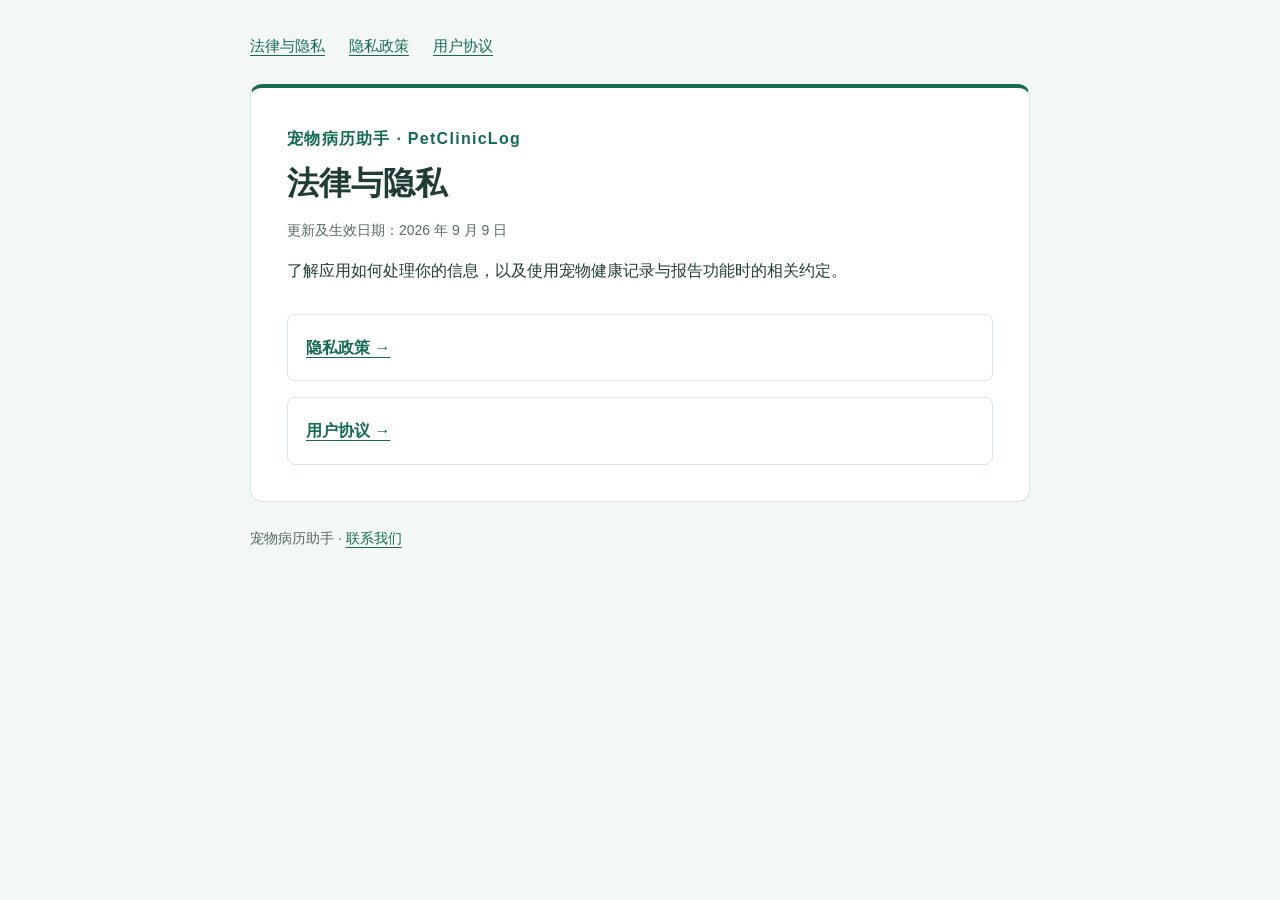
<file: index.html>
<!doctype html>
<html lang="zh-CN">
<head>
  <meta charset="utf-8">
  <meta name="viewport" content="width=device-width, initial-scale=1">
  <meta name="description" content="阅读宠物病历助手的隐私政策与用户协议。">
  <meta name="color-scheme" content="light dark">
  <title>法律与隐私 | 宠物病历助手</title>
  <link rel="stylesheet" href="styles.css">
</head>
<body>
  <main>
    <nav aria-label="法律文档导航"><a href="index.html" aria-current="page">法律与隐私</a><a href="privacy-policy.html">隐私政策</a><a href="terms.html">用户协议</a></nav>
    <article>
      <p class="brand">宠物病历助手 · PetClinicLog</p>
      <h1>法律与隐私</h1>
      <p class="updated">更新及生效日期：<time datetime="2026-09-09">2026 年 9 月 9 日</time></p>
<p>了解应用如何处理你的信息，以及使用宠物健康记录与报告功能时的相关约定。</p>
<div class="documents"><a href="privacy-policy.html">隐私政策 →</a><a href="terms.html">用户协议 →</a></div>
    </article>
    <footer>宠物病历助手 · <a href="https://github.com/bolgong/PetClinicLog_html/issues">联系我们</a></footer>
  </main>
</body>
</html>
</file>
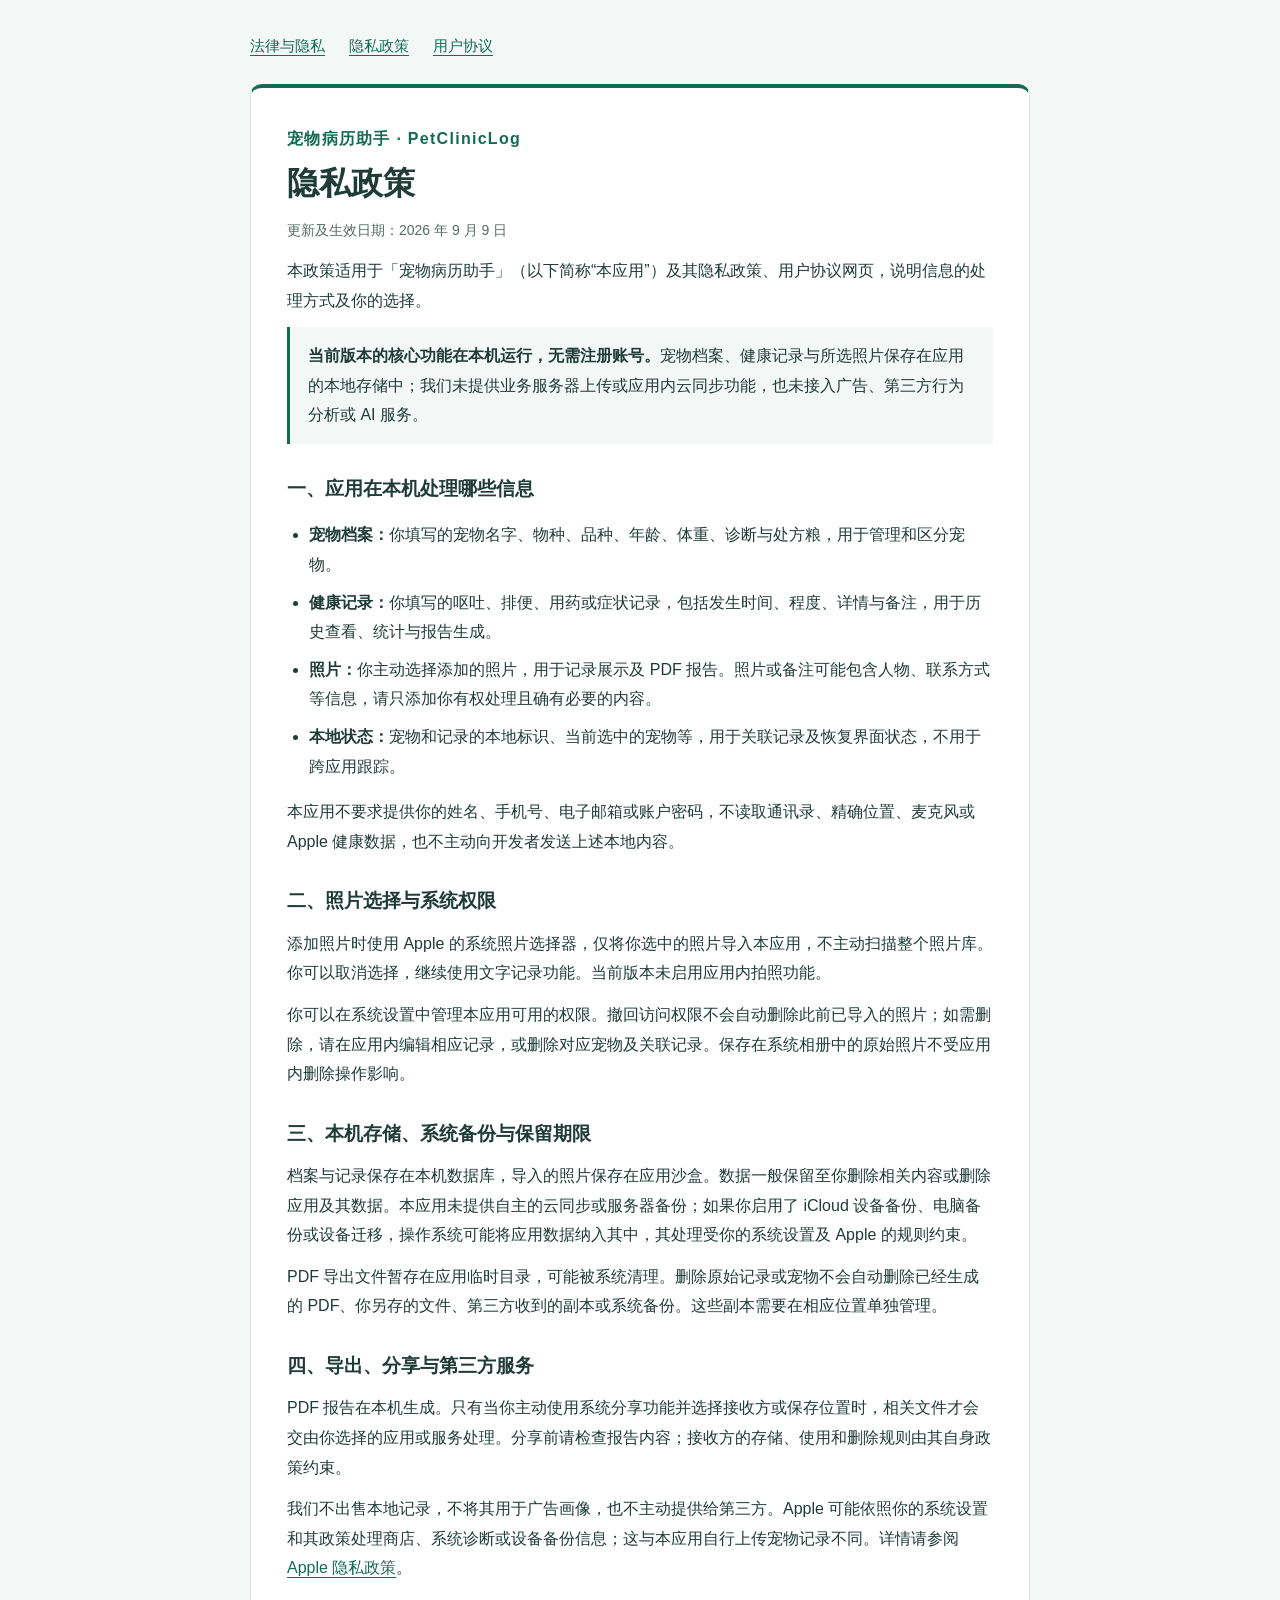
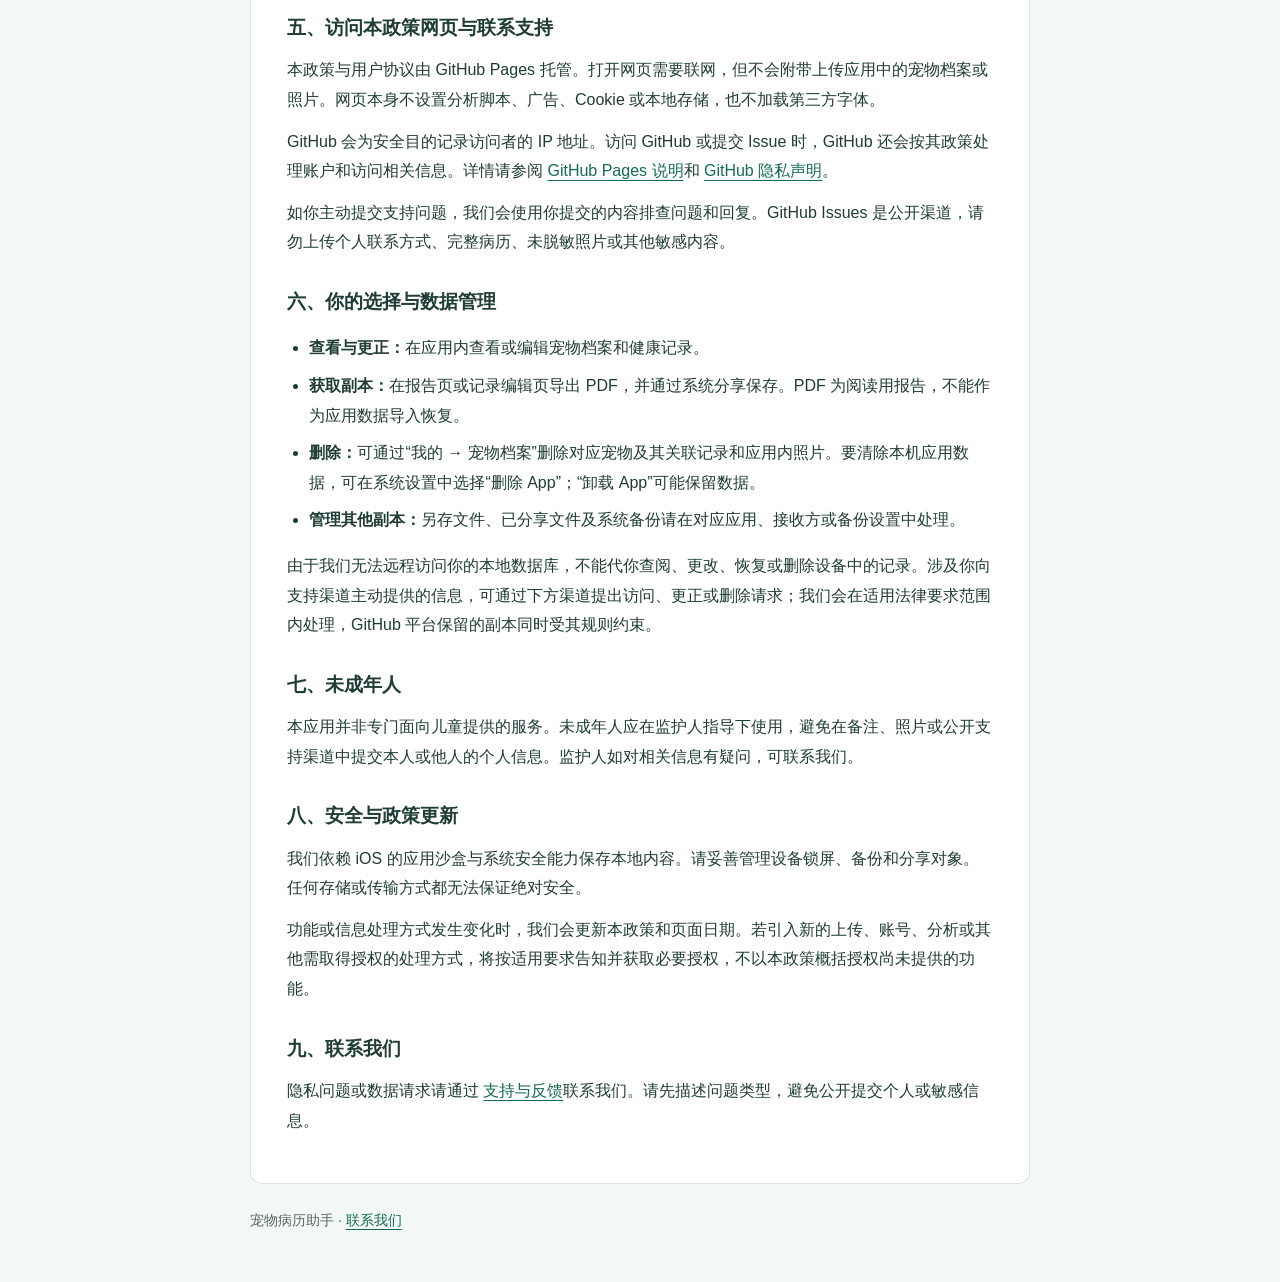
<file: privacy-policy.html>
<!doctype html>
<html lang="zh-CN">
<head>
  <meta charset="utf-8">
  <meta name="viewport" content="width=device-width, initial-scale=1">
  <meta name="description" content="宠物病历助手隐私政策：本机记录、照片选择、导出分享、数据管理与支持渠道。">
  <meta name="color-scheme" content="light dark">
  <title>隐私政策 | 宠物病历助手</title>
  <link rel="stylesheet" href="styles.css">
</head>
<body>
  <main>
    <nav aria-label="法律文档导航"><a href="index.html">法律与隐私</a><a href="privacy-policy.html" aria-current="page">隐私政策</a><a href="terms.html">用户协议</a></nav>
    <article>
      <p class="brand">宠物病历助手 · PetClinicLog</p>
      <h1>隐私政策</h1>
      <p class="updated">更新及生效日期：<time datetime="2026-09-09">2026 年 9 月 9 日</time></p>

<p>本政策适用于「宠物病历助手」（以下简称“本应用”）及其隐私政策、用户协议网页，说明信息的处理方式及你的选择。</p>
<p class="summary"><strong>当前版本的核心功能在本机运行，无需注册账号。</strong>宠物档案、健康记录与所选照片保存在应用的本地存储中；我们未提供业务服务器上传或应用内云同步功能，也未接入广告、第三方行为分析或 AI 服务。</p>
<h2>一、应用在本机处理哪些信息</h2>
<ul>
<li><strong>宠物档案：</strong>你填写的宠物名字、物种、品种、年龄、体重、诊断与处方粮，用于管理和区分宠物。</li>
<li><strong>健康记录：</strong>你填写的呕吐、排便、用药或症状记录，包括发生时间、程度、详情与备注，用于历史查看、统计与报告生成。</li>
<li><strong>照片：</strong>你主动选择添加的照片，用于记录展示及 PDF 报告。照片或备注可能包含人物、联系方式等信息，请只添加你有权处理且确有必要的内容。</li>
<li><strong>本地状态：</strong>宠物和记录的本地标识、当前选中的宠物等，用于关联记录及恢复界面状态，不用于跨应用跟踪。</li>
</ul>
<p>本应用不要求提供你的姓名、手机号、电子邮箱或账户密码，不读取通讯录、精确位置、麦克风或 Apple 健康数据，也不主动向开发者发送上述本地内容。</p>
<h2>二、照片选择与系统权限</h2>
<p>添加照片时使用 Apple 的系统照片选择器，仅将你选中的照片导入本应用，不主动扫描整个照片库。你可以取消选择，继续使用文字记录功能。当前版本未启用应用内拍照功能。</p>
<p>你可以在系统设置中管理本应用可用的权限。撤回访问权限不会自动删除此前已导入的照片；如需删除，请在应用内编辑相应记录，或删除对应宠物及关联记录。保存在系统相册中的原始照片不受应用内删除操作影响。</p>
<h2>三、本机存储、系统备份与保留期限</h2>
<p>档案与记录保存在本机数据库，导入的照片保存在应用沙盒。数据一般保留至你删除相关内容或删除应用及其数据。本应用未提供自主的云同步或服务器备份；如果你启用了 iCloud 设备备份、电脑备份或设备迁移，操作系统可能将应用数据纳入其中，其处理受你的系统设置及 Apple 的规则约束。</p>
<p>PDF 导出文件暂存在应用临时目录，可能被系统清理。删除原始记录或宠物不会自动删除已经生成的 PDF、你另存的文件、第三方收到的副本或系统备份。这些副本需要在相应位置单独管理。</p>
<h2>四、导出、分享与第三方服务</h2>
<p>PDF 报告在本机生成。只有当你主动使用系统分享功能并选择接收方或保存位置时，相关文件才会交由你选择的应用或服务处理。分享前请检查报告内容；接收方的存储、使用和删除规则由其自身政策约束。</p>
<p>我们不出售本地记录，不将其用于广告画像，也不主动提供给第三方。Apple 可能依照你的系统设置和其政策处理商店、系统诊断或设备备份信息；这与本应用自行上传宠物记录不同。详情请参阅 <a href="https://www.apple.com/legal/privacy/">Apple 隐私政策</a>。</p>
<h2>五、访问本政策网页与联系支持</h2>
<p>本政策与用户协议由 GitHub Pages 托管。打开网页需要联网，但不会附带上传应用中的宠物档案或照片。网页本身不设置分析脚本、广告、Cookie 或本地存储，也不加载第三方字体。</p>
<p>GitHub 会为安全目的记录访问者的 IP 地址。访问 GitHub 或提交 Issue 时，GitHub 还会按其政策处理账户和访问相关信息。详情请参阅 <a href="https://docs.github.com/en/pages/getting-started-with-github-pages/what-is-github-pages">GitHub Pages 说明</a>和 <a href="https://docs.github.com/en/site-policy/privacy-policies/github-general-privacy-statement">GitHub 隐私声明</a>。</p>
<p>如你主动提交支持问题，我们会使用你提交的内容排查问题和回复。GitHub Issues 是公开渠道，请勿上传个人联系方式、完整病历、未脱敏照片或其他敏感内容。</p>
<h2>六、你的选择与数据管理</h2>
<ul>
<li><strong>查看与更正：</strong>在应用内查看或编辑宠物档案和健康记录。</li>
<li><strong>获取副本：</strong>在报告页或记录编辑页导出 PDF，并通过系统分享保存。PDF 为阅读用报告，不能作为应用数据导入恢复。</li>
<li><strong>删除：</strong>可通过“我的 → 宠物档案”删除对应宠物及其关联记录和应用内照片。要清除本机应用数据，可在系统设置中选择“删除 App”；“卸载 App”可能保留数据。</li>
<li><strong>管理其他副本：</strong>另存文件、已分享文件及系统备份请在对应应用、接收方或备份设置中处理。</li>
</ul>
<p>由于我们无法远程访问你的本地数据库，不能代你查阅、更改、恢复或删除设备中的记录。涉及你向支持渠道主动提供的信息，可通过下方渠道提出访问、更正或删除请求；我们会在适用法律要求范围内处理，GitHub 平台保留的副本同时受其规则约束。</p>
<h2>七、未成年人</h2>
<p>本应用并非专门面向儿童提供的服务。未成年人应在监护人指导下使用，避免在备注、照片或公开支持渠道中提交本人或他人的个人信息。监护人如对相关信息有疑问，可联系我们。</p>
<h2>八、安全与政策更新</h2>
<p>我们依赖 iOS 的应用沙盒与系统安全能力保存本地内容。请妥善管理设备锁屏、备份和分享对象。任何存储或传输方式都无法保证绝对安全。</p>
<p>功能或信息处理方式发生变化时，我们会更新本政策和页面日期。若引入新的上传、账号、分析或其他需取得授权的处理方式，将按适用要求告知并获取必要授权，不以本政策概括授权尚未提供的功能。</p>
<h2>九、联系我们</h2>
<p>隐私问题或数据请求请通过 <a href="https://github.com/bolgong/PetClinicLog_html/issues">支持与反馈</a>联系我们。请先描述问题类型，避免公开提交个人或敏感信息。</p>

    </article>
    <footer>宠物病历助手 · <a href="https://github.com/bolgong/PetClinicLog_html/issues">联系我们</a></footer>
  </main>
</body>
</html>
</file>
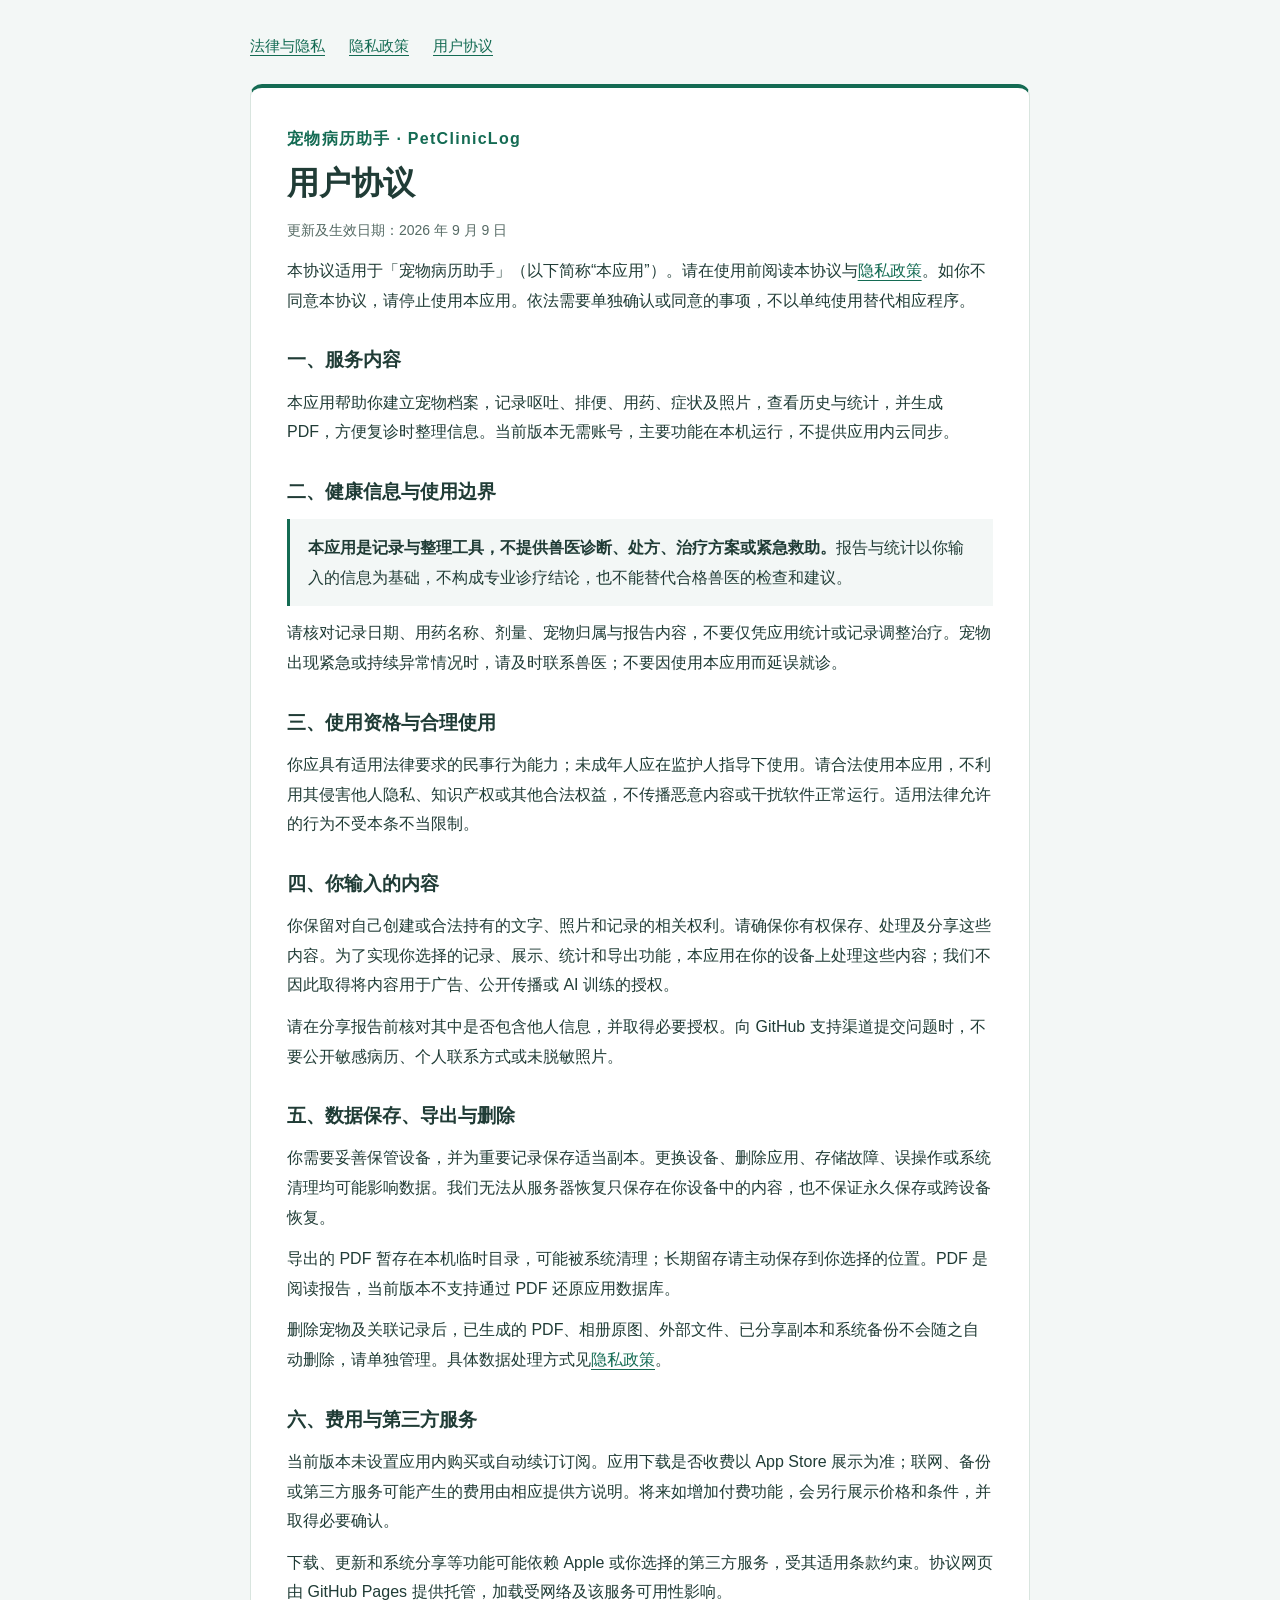
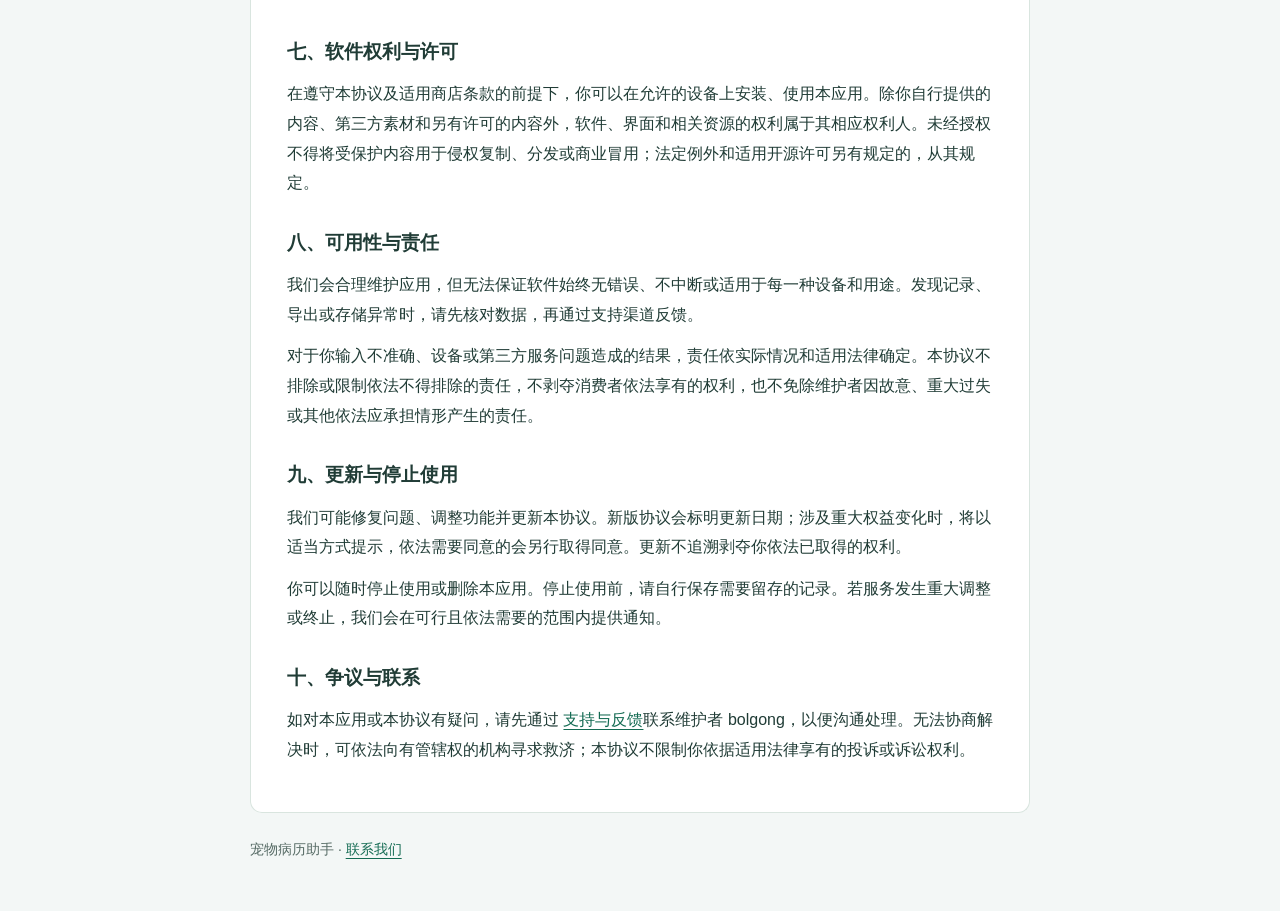
<file: terms.html>
<!doctype html>
<html lang="zh-CN">
<head>
  <meta charset="utf-8">
  <meta name="viewport" content="width=device-width, initial-scale=1">
  <meta name="description" content="宠物病历助手用户协议：服务内容、健康记录使用边界、数据保存与用户权利。">
  <meta name="color-scheme" content="light dark">
  <title>用户协议 | 宠物病历助手</title>
  <link rel="stylesheet" href="styles.css">
</head>
<body>
  <main>
    <nav aria-label="法律文档导航"><a href="index.html">法律与隐私</a><a href="privacy-policy.html">隐私政策</a><a href="terms.html" aria-current="page">用户协议</a></nav>
    <article>
      <p class="brand">宠物病历助手 · PetClinicLog</p>
      <h1>用户协议</h1>
      <p class="updated">更新及生效日期：<time datetime="2026-09-09">2026 年 9 月 9 日</time></p>

<p>本协议适用于「宠物病历助手」（以下简称“本应用”）。请在使用前阅读本协议与<a href="privacy-policy.html">隐私政策</a>。如你不同意本协议，请停止使用本应用。依法需要单独确认或同意的事项，不以单纯使用替代相应程序。</p>
<h2>一、服务内容</h2>
<p>本应用帮助你建立宠物档案，记录呕吐、排便、用药、症状及照片，查看历史与统计，并生成 PDF，方便复诊时整理信息。当前版本无需账号，主要功能在本机运行，不提供应用内云同步。</p>
<h2>二、健康信息与使用边界</h2>
<p class="summary"><strong>本应用是记录与整理工具，不提供兽医诊断、处方、治疗方案或紧急救助。</strong>报告与统计以你输入的信息为基础，不构成专业诊疗结论，也不能替代合格兽医的检查和建议。</p>
<p>请核对记录日期、用药名称、剂量、宠物归属与报告内容，不要仅凭应用统计或记录调整治疗。宠物出现紧急或持续异常情况时，请及时联系兽医；不要因使用本应用而延误就诊。</p>
<h2>三、使用资格与合理使用</h2>
<p>你应具有适用法律要求的民事行为能力；未成年人应在监护人指导下使用。请合法使用本应用，不利用其侵害他人隐私、知识产权或其他合法权益，不传播恶意内容或干扰软件正常运行。适用法律允许的行为不受本条不当限制。</p>
<h2>四、你输入的内容</h2>
<p>你保留对自己创建或合法持有的文字、照片和记录的相关权利。请确保你有权保存、处理及分享这些内容。为了实现你选择的记录、展示、统计和导出功能，本应用在你的设备上处理这些内容；我们不因此取得将内容用于广告、公开传播或 AI 训练的授权。</p>
<p>请在分享报告前核对其中是否包含他人信息，并取得必要授权。向 GitHub 支持渠道提交问题时，不要公开敏感病历、个人联系方式或未脱敏照片。</p>
<h2>五、数据保存、导出与删除</h2>
<p>你需要妥善保管设备，并为重要记录保存适当副本。更换设备、删除应用、存储故障、误操作或系统清理均可能影响数据。我们无法从服务器恢复只保存在你设备中的内容，也不保证永久保存或跨设备恢复。</p>
<p>导出的 PDF 暂存在本机临时目录，可能被系统清理；长期留存请主动保存到你选择的位置。PDF 是阅读报告，当前版本不支持通过 PDF 还原应用数据库。</p>
<p>删除宠物及关联记录后，已生成的 PDF、相册原图、外部文件、已分享副本和系统备份不会随之自动删除，请单独管理。具体数据处理方式见<a href="privacy-policy.html">隐私政策</a>。</p>
<h2>六、费用与第三方服务</h2>
<p>当前版本未设置应用内购买或自动续订订阅。应用下载是否收费以 App Store 展示为准；联网、备份或第三方服务可能产生的费用由相应提供方说明。将来如增加付费功能，会另行展示价格和条件，并取得必要确认。</p>
<p>下载、更新和系统分享等功能可能依赖 Apple 或你选择的第三方服务，受其适用条款约束。协议网页由 GitHub Pages 提供托管，加载受网络及该服务可用性影响。</p>
<h2>七、软件权利与许可</h2>
<p>在遵守本协议及适用商店条款的前提下，你可以在允许的设备上安装、使用本应用。除你自行提供的内容、第三方素材和另有许可的内容外，软件、界面和相关资源的权利属于其相应权利人。未经授权不得将受保护内容用于侵权复制、分发或商业冒用；法定例外和适用开源许可另有规定的，从其规定。</p>
<h2>八、可用性与责任</h2>
<p>我们会合理维护应用，但无法保证软件始终无错误、不中断或适用于每一种设备和用途。发现记录、导出或存储异常时，请先核对数据，再通过支持渠道反馈。</p>
<p>对于你输入不准确、设备或第三方服务问题造成的结果，责任依实际情况和适用法律确定。本协议不排除或限制依法不得排除的责任，不剥夺消费者依法享有的权利，也不免除维护者因故意、重大过失或其他依法应承担情形产生的责任。</p>
<h2>九、更新与停止使用</h2>
<p>我们可能修复问题、调整功能并更新本协议。新版协议会标明更新日期；涉及重大权益变化时，将以适当方式提示，依法需要同意的会另行取得同意。更新不追溯剥夺你依法已取得的权利。</p>
<p>你可以随时停止使用或删除本应用。停止使用前，请自行保存需要留存的记录。若服务发生重大调整或终止，我们会在可行且依法需要的范围内提供通知。</p>
<h2>十、争议与联系</h2>
<p>如对本应用或本协议有疑问，请先通过 <a href="https://github.com/bolgong/PetClinicLog_html/issues">支持与反馈</a>联系维护者 bolgong，以便沟通处理。无法协商解决时，可依法向有管辖权的机构寻求救济；本协议不限制你依据适用法律享有的投诉或诉讼权利。</p>

    </article>
    <footer>宠物病历助手 · <a href="https://github.com/bolgong/PetClinicLog_html/issues">联系我们</a></footer>
  </main>
</body>
</html>
</file>
<file: styles.css>
/* System fonts and local styles only; no third-party assets or tracking. */
:root { color-scheme: light dark; --page:#f3f7f6; --panel:#fff; --ink:#203c36; --muted:#566b65; --accent:#146b53; --line:#d9e5df; }
@media(prefers-color-scheme:dark) { :root { --page:#101b18; --panel:#182822; --ink:#e9f2ed; --muted:#b4c7bd; --accent:#89dfba; --line:#344c41; } }
* { box-sizing:border-box; }
body { margin:0; background:var(--page); color:var(--ink); font:1rem/1.85 -apple-system,BlinkMacSystemFont,"Segoe UI","PingFang SC","Microsoft YaHei",sans-serif; overflow-wrap:anywhere; }
main { max-width:820px; margin:auto; padding:32px 20px 48px; }
nav { display:flex; flex-wrap:wrap; gap:12px 24px; margin:0 0 24px; font-size:.9375rem; }
a { color:var(--accent); text-underline-offset:4px; }
a:focus-visible { outline:3px solid var(--accent); outline-offset:5px; }
article { padding:36px; border:1px solid var(--line); border-top:4px solid var(--accent); border-radius:12px; background:var(--panel); }
.brand { font-weight:650; letter-spacing:.08em; color:var(--accent); margin:0 0 8px; }
h1 { font-size:2rem; line-height:1.4; margin:0 0 12px; }
h2 { font-size:1.1875rem; line-height:1.6; margin:30px 0 10px; }
p { margin:12px 0; } ul { padding-left:1.4em; } li { margin:8px 0; }
.updated,footer { color:var(--muted); font-size:.875rem; }
.summary { padding:14px 18px; border-left:3px solid var(--accent); background:var(--page); }
footer { margin-top:24px; } .documents { display:grid; gap:16px; margin-top:28px; }
.documents a { display:block; padding:18px; border:1px solid var(--line); border-radius:8px; font-weight:600; }
@media(max-width:520px) { main { padding:20px 14px 32px; } article { padding:24px 18px; } h1 { font-size:1.75rem; } }
@media print { body { background:white; color:black; } main { max-width:none; padding:0; } article { border:0; padding:0; } nav,footer { display:none; } a { color:inherit; } }
</file>
